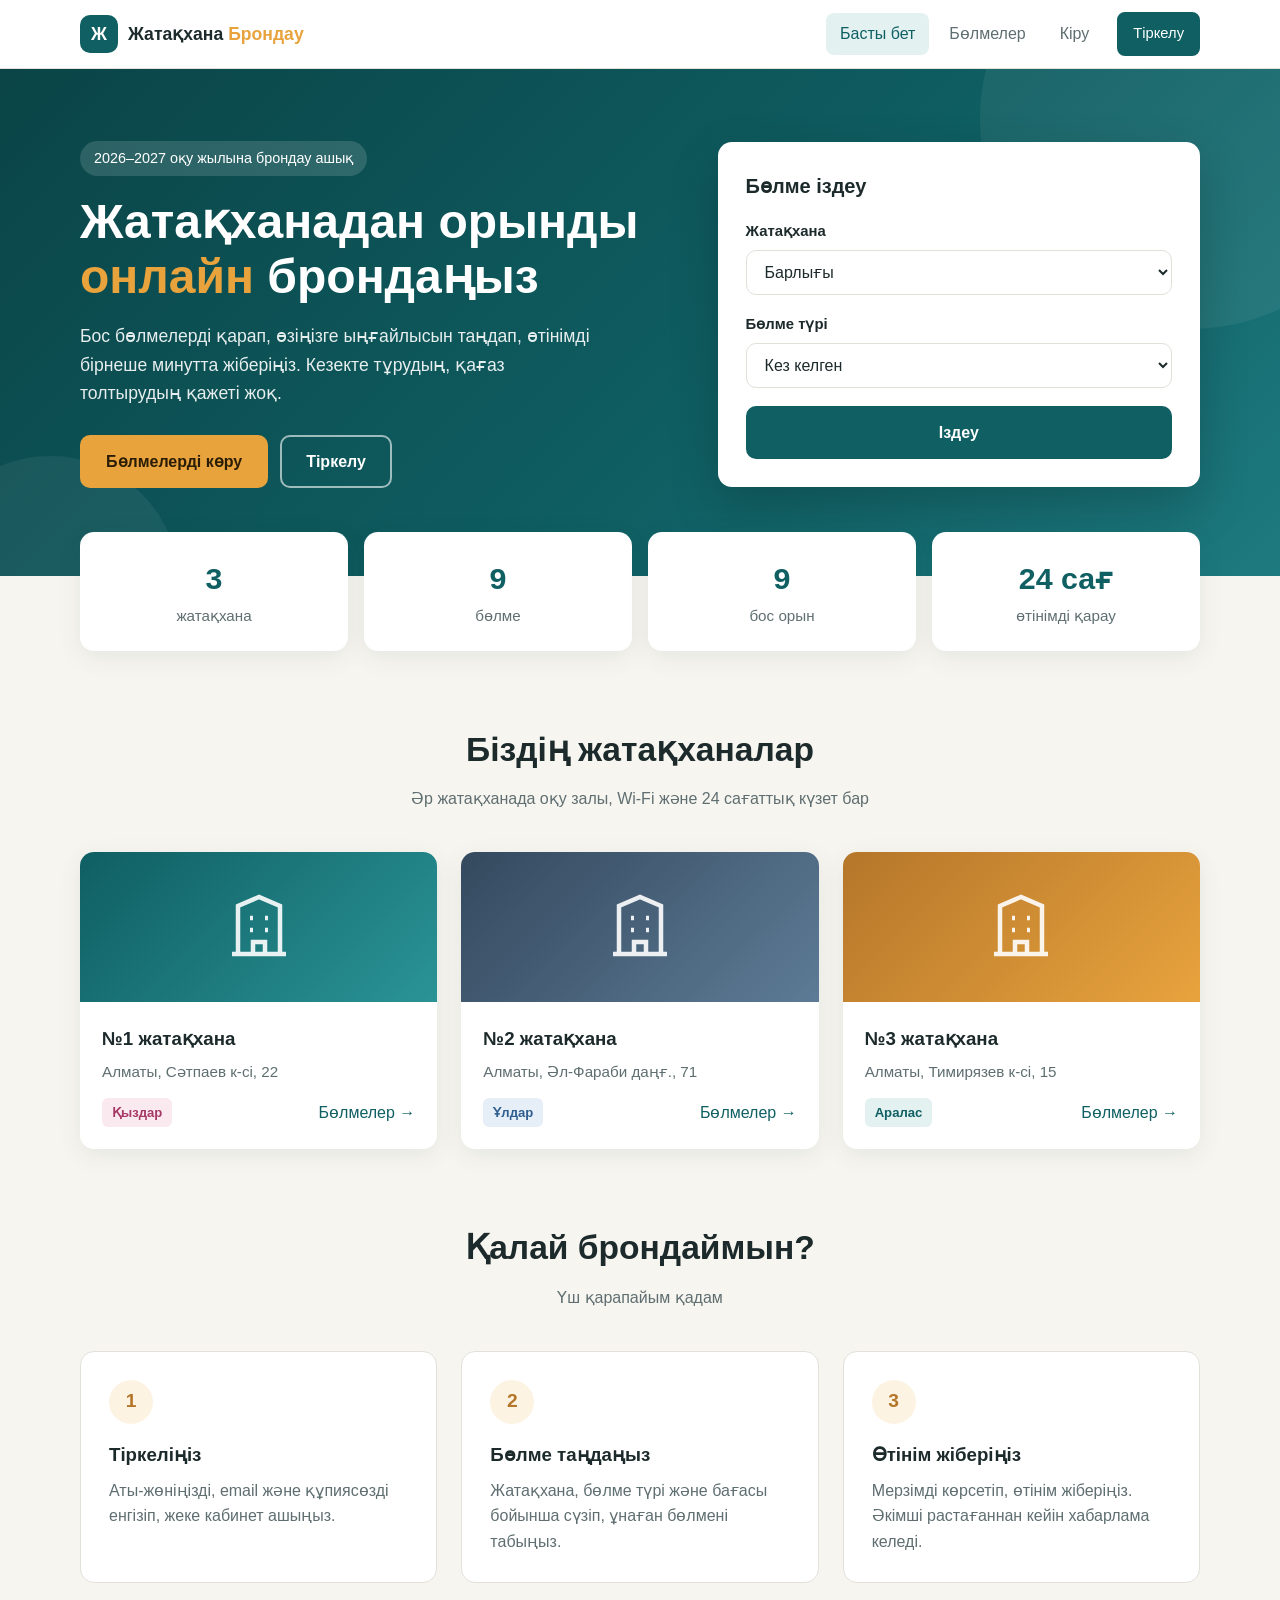
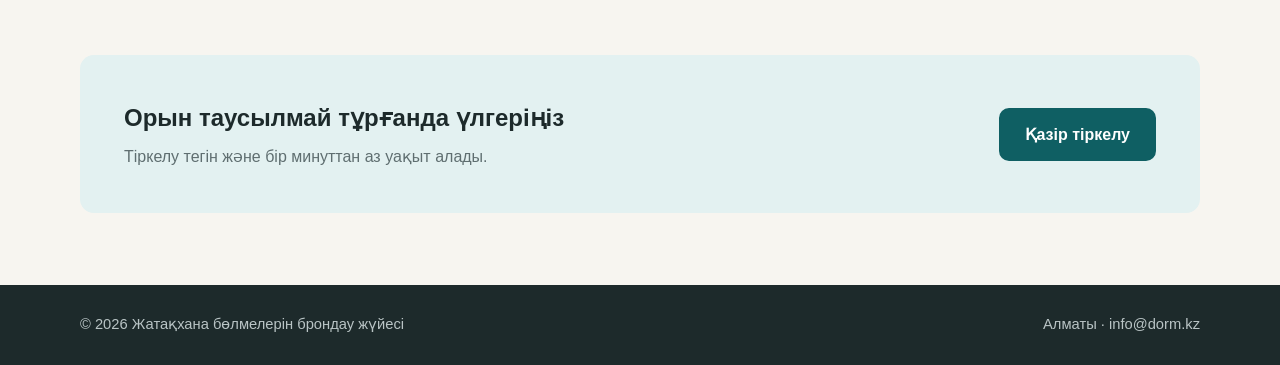
<file: index.html>
<!DOCTYPE html>
<html lang="kk">
<head>
    <meta charset="UTF-8">
    <meta name="viewport" content="width=device-width, initial-scale=1.0">
    <title>Басты бет — Жатақхана бөлмелерін брондау</title>
    <link rel="stylesheet" href="assets/css/style.css">
</head>
<body>

<header class="site-header">
    <div class="container header-inner">
        <a href="index.html" class="logo">
            <span class="logo-mark">Ж</span>
            <span class="logo-text">Жатақхана <small>Брондау</small></span>
        </a>
        <button class="burger" aria-label="Мәзірді ашу" aria-expanded="false">
            <span></span><span></span><span></span>
        </button>
        <nav class="nav" id="nav">
            <a href="index.html">Басты бет</a>
            <a href="rooms.html">Бөлмелер</a>
            <a href="login.html">Кіру</a>
            <a href="register.html" class="btn btn-sm">Тіркелу</a>
        </nav>
    </div>
</header>

<main>
    <!-- Hero блогы -->
    <section class="hero">
        <div class="container hero-inner">
            <div>
                <span class="hero-label">2026–2027 оқу жылына брондау ашық</span>
                <h1>Жатақханадан орынды <span>онлайн</span> брондаңыз</h1>
                <p>Бос бөлмелерді қарап, өзіңізге ыңғайлысын таңдап, өтінімді бірнеше минутта жіберіңіз. Кезекте тұрудың, қағаз толтырудың қажеті жоқ.</p>
                <div class="hero-actions">
                    <a href="rooms.html" class="btn btn-accent">Бөлмелерді көру</a>
                    <a href="register.html" class="btn btn-outline">Тіркелу</a>
                </div>
            </div>

            <!-- Жылдам іздеу формасы: rooms.html бетіне параметрлермен өтеді -->
            <form class="search-card" action="rooms.html" method="get">
                <h2>Бөлме іздеу</h2>
                <div class="field">
                    <label for="dorm">Жатақхана</label>
                    <select id="dorm" name="dorm" class="input">
                        <option value="">Барлығы</option>
                        <option value="1">№1 жатақхана (қыздар)</option>
                        <option value="2">№2 жатақхана (ұлдар)</option>
                        <option value="3">№3 жатақхана (аралас)</option>
                    </select>
                </div>
                <div class="field">
                    <label for="type">Бөлме түрі</label>
                    <select id="type" name="type" class="input">
                        <option value="">Кез келген</option>
                        <option value="single">Бір орындық</option>
                        <option value="double">Екі орындық</option>
                        <option value="triple">Үш орындық</option>
                        <option value="quad">Төрт орындық</option>
                    </select>
                </div>
                <button type="submit" class="btn btn-block">Іздеу</button>
            </form>
        </div>
    </section>

    <!-- Статистика -->
    <div class="container">
        <div class="stats">
            <div class="stat"><strong>3</strong><span>жатақхана</span></div>
            <div class="stat"><strong>9</strong><span>бөлме</span></div>
            <div class="stat"><strong>9</strong><span>бос орын</span></div>
            <div class="stat"><strong>24 сағ</strong><span>өтінімді қарау</span></div>
        </div>
    </div>

    <!-- Жатақханалар -->
    <section class="section">
        <div class="container">
            <div class="section-head">
                <h2>Біздің жатақханалар</h2>
                <p>Әр жатақханада оқу залы, Wi-Fi және 24 сағаттық күзет бар</p>
            </div>
            <div class="grid-3">
                <article class="dorm-card">
                    <div class="dorm-img c1">
                        <svg viewBox="0 0 24 24" fill="none" stroke="currentColor" stroke-width="1.5"><path d="M3 21h18M5 21V5l7-3 7 3v16M9 9h1M14 9h1M9 13h1M14 13h1M10 21v-4h4v4"/></svg>
                    </div>
                    <div class="dorm-body">
                        <h3>№1 жатақхана</h3>
                        <p class="address">Алматы, Сәтпаев к-сі, 22</p>
                        <div class="dorm-meta">
                            <span class="tag female">Қыздар</span>
                            <a href="rooms.html?dorm=1">Бөлмелер →</a>
                        </div>
                    </div>
                </article>
                <article class="dorm-card">
                    <div class="dorm-img c2">
                        <svg viewBox="0 0 24 24" fill="none" stroke="currentColor" stroke-width="1.5"><path d="M3 21h18M5 21V5l7-3 7 3v16M9 9h1M14 9h1M9 13h1M14 13h1M10 21v-4h4v4"/></svg>
                    </div>
                    <div class="dorm-body">
                        <h3>№2 жатақхана</h3>
                        <p class="address">Алматы, Әл-Фараби даңғ., 71</p>
                        <div class="dorm-meta">
                            <span class="tag male">Ұлдар</span>
                            <a href="rooms.html?dorm=2">Бөлмелер →</a>
                        </div>
                    </div>
                </article>
                <article class="dorm-card">
                    <div class="dorm-img c3">
                        <svg viewBox="0 0 24 24" fill="none" stroke="currentColor" stroke-width="1.5"><path d="M3 21h18M5 21V5l7-3 7 3v16M9 9h1M14 9h1M9 13h1M14 13h1M10 21v-4h4v4"/></svg>
                    </div>
                    <div class="dorm-body">
                        <h3>№3 жатақхана</h3>
                        <p class="address">Алматы, Тимирязев к-сі, 15</p>
                        <div class="dorm-meta">
                            <span class="tag">Аралас</span>
                            <a href="rooms.html?dorm=3">Бөлмелер →</a>
                        </div>
                    </div>
                </article>
            </div>
        </div>
    </section>

    <!-- Қалай жұмыс істейді -->
    <section class="section" style="padding-top: 0;">
        <div class="container">
            <div class="section-head">
                <h2>Қалай брондаймын?</h2>
                <p>Үш қарапайым қадам</p>
            </div>
            <div class="grid-3 steps">
                <div class="step">
                    <h3>Тіркеліңіз</h3>
                    <p>Аты-жөніңізді, email және құпиясөзді енгізіп, жеке кабинет ашыңыз.</p>
                </div>
                <div class="step">
                    <h3>Бөлме таңдаңыз</h3>
                    <p>Жатақхана, бөлме түрі және бағасы бойынша сүзіп, ұнаған бөлмені табыңыз.</p>
                </div>
                <div class="step">
                    <h3>Өтінім жіберіңіз</h3>
                    <p>Мерзімді көрсетіп, өтінім жіберіңіз. Әкімші растағаннан кейін хабарлама келеді.</p>
                </div>
            </div>
        </div>
    </section>

    <section class="section" style="padding-top: 0;">
        <div class="container">
            <div class="cta">
                <div>
                    <h2>Орын таусылмай тұрғанда үлгеріңіз</h2>
                    <p>Тіркелу тегін және бір минуттан аз уақыт алады.</p>
                </div>
                <a href="register.html" class="btn">Қазір тіркелу</a>
            </div>
        </div>
    </section>
</main>

<footer class="site-footer">
    <div class="container footer-inner">
        <p>© <span id="year">2026</span> Жатақхана бөлмелерін брондау жүйесі</p>
        <p>Алматы · info@dorm.kz</p>
    </div>
</footer>

<script src="assets/js/main.js"></script>
</body>
</html>
</file>
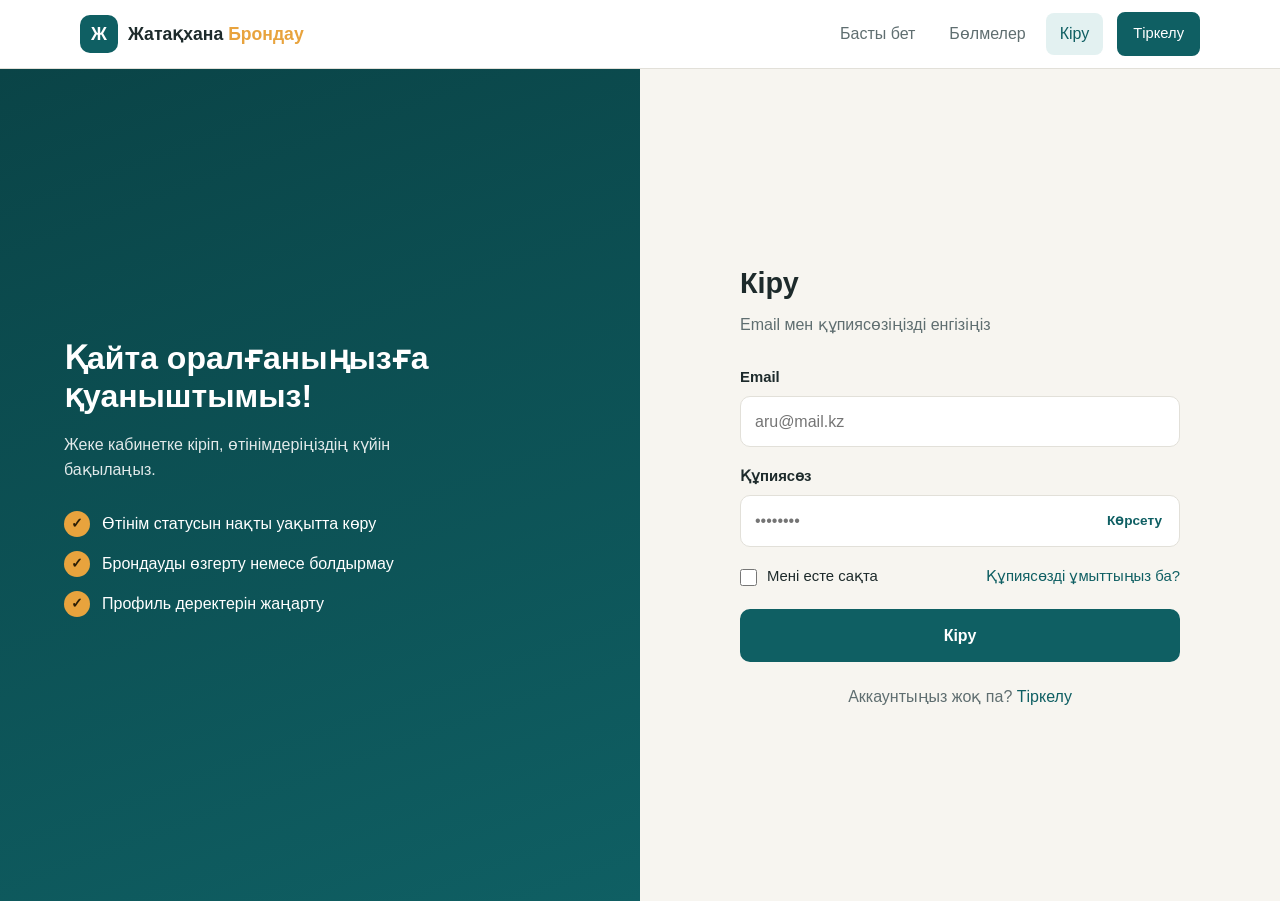
<file: login.html>
<!DOCTYPE html>
<html lang="kk">
<head>
    <meta charset="UTF-8">
    <meta name="viewport" content="width=device-width, initial-scale=1.0">
    <title>Кіру — Жатақхана бөлмелерін брондау</title>
    <link rel="stylesheet" href="assets/css/style.css">
</head>
<body>

<header class="site-header">
    <div class="container header-inner">
        <a href="index.html" class="logo">
            <span class="logo-mark">Ж</span>
            <span class="logo-text">Жатақхана <small>Брондау</small></span>
        </a>
        <button class="burger" aria-label="Мәзірді ашу" aria-expanded="false">
            <span></span><span></span><span></span>
        </button>
        <nav class="nav" id="nav">
            <a href="index.html">Басты бет</a>
            <a href="rooms.html">Бөлмелер</a>
            <a href="login.html">Кіру</a>
            <a href="register.html" class="btn btn-sm">Тіркелу</a>
        </nav>
    </div>
</header>

<main class="auth">
    <aside class="auth-side">
        <h2>Қайта оралғаныңызға қуаныштымыз!</h2>
        <p>Жеке кабинетке кіріп, өтінімдеріңіздің күйін бақылаңыз.</p>
        <ul>
            <li>Өтінім статусын нақты уақытта көру</li>
            <li>Брондауды өзгерту немесе болдырмау</li>
            <li>Профиль деректерін жаңарту</li>
        </ul>
    </aside>

    <section class="auth-main">
        <div class="auth-card">
            <h1>Кіру</h1>
            <p class="sub">Email мен құпиясөзіңізді енгізіңіз</p>

            <div class="alert alert-success" id="formSuccess"></div>

            <form id="loginForm" data-mode="login" novalidate>
                <div class="field">
                    <label for="email">Email</label>
                    <input type="email" id="email" name="email" class="input" placeholder="aru@mail.kz" autocomplete="email">
                    <p class="error"></p>
                </div>

                <div class="field">
                    <label for="password">Құпиясөз</label>
                    <div class="pass-wrap">
                        <input type="password" id="password" name="password" class="input" placeholder="••••••••" autocomplete="current-password">
                        <button type="button" class="toggle-pass">Көрсету</button>
                    </div>
                    <p class="error"></p>
                </div>

                <div class="form-extra">
                    <label class="checkbox"><input type="checkbox" name="remember"> Мені есте сақта</label>
                    <a href="#">Құпиясөзді ұмыттыңыз ба?</a>
                </div>

                <button type="submit" class="btn btn-block">Кіру</button>
            </form>

            <p class="auth-foot">Аккаунтыңыз жоқ па? <a href="register.html">Тіркелу</a></p>
        </div>
    </section>
</main>

<script src="assets/js/main.js"></script>
<script src="assets/js/validation.js"></script>
</body>
</html>
</file>
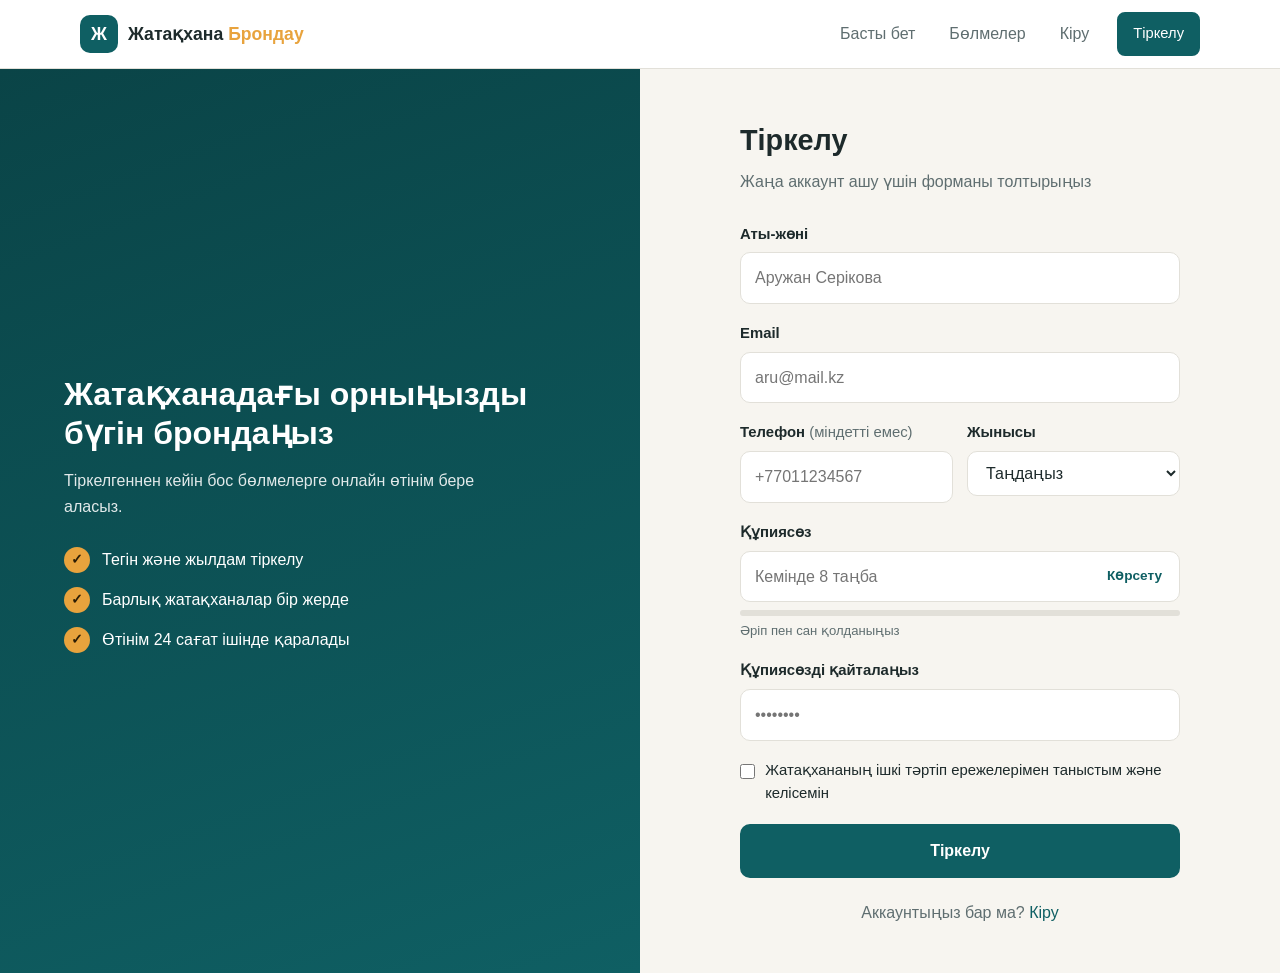
<file: register.html>
<!DOCTYPE html>
<html lang="kk">
<head>
    <meta charset="UTF-8">
    <meta name="viewport" content="width=device-width, initial-scale=1.0">
    <title>Тіркелу — Жатақхана бөлмелерін брондау</title>
    <link rel="stylesheet" href="assets/css/style.css">
</head>
<body>

<header class="site-header">
    <div class="container header-inner">
        <a href="index.html" class="logo">
            <span class="logo-mark">Ж</span>
            <span class="logo-text">Жатақхана <small>Брондау</small></span>
        </a>
        <button class="burger" aria-label="Мәзірді ашу" aria-expanded="false">
            <span></span><span></span><span></span>
        </button>
        <nav class="nav" id="nav">
            <a href="index.html">Басты бет</a>
            <a href="rooms.html">Бөлмелер</a>
            <a href="login.html">Кіру</a>
            <a href="register.html" class="btn btn-sm">Тіркелу</a>
        </nav>
    </div>
</header>

<main class="auth">
    <aside class="auth-side">
        <h2>Жатақханадағы орныңызды бүгін брондаңыз</h2>
        <p>Тіркелгеннен кейін бос бөлмелерге онлайн өтінім бере аласыз.</p>
        <ul>
            <li>Тегін және жылдам тіркелу</li>
            <li>Барлық жатақханалар бір жерде</li>
            <li>Өтінім 24 сағат ішінде қаралады</li>
        </ul>
    </aside>

    <section class="auth-main">
        <div class="auth-card">
            <h1>Тіркелу</h1>
            <p class="sub">Жаңа аккаунт ашу үшін форманы толтырыңыз</p>

            <div class="alert alert-success" id="formSuccess"></div>

            <form id="registerForm" data-mode="register" novalidate>
                <div class="field">
                    <label for="full_name">Аты-жөні</label>
                    <input type="text" id="full_name" name="full_name" class="input" placeholder="Аружан Серікова" autocomplete="name">
                    <p class="error"></p>
                </div>

                <div class="field">
                    <label for="email">Email</label>
                    <input type="email" id="email" name="email" class="input" placeholder="aru@mail.kz" autocomplete="email">
                    <p class="error"></p>
                </div>

                <div class="row-2">
                    <div class="field">
                        <label for="phone">Телефон <span class="hint">(міндетті емес)</span></label>
                        <input type="tel" id="phone" name="phone" class="input" placeholder="+77011234567" autocomplete="tel">
                        <p class="error"></p>
                    </div>
                    <div class="field">
                        <label for="gender">Жынысы</label>
                        <select id="gender" name="gender" class="input">
                            <option value="">Таңдаңыз</option>
                            <option value="female">Әйел</option>
                            <option value="male">Ер</option>
                        </select>
                        <p class="error"></p>
                    </div>
                </div>

                <div class="field">
                    <label for="password">Құпиясөз</label>
                    <div class="pass-wrap">
                        <input type="password" id="password" name="password" class="input" placeholder="Кемінде 8 таңба" autocomplete="new-password">
                        <button type="button" class="toggle-pass">Көрсету</button>
                    </div>
                    <div class="strength">
                        <div class="strength-bar"><span id="strengthBar"></span></div>
                        <p class="strength-text" id="strengthText">Әріп пен сан қолданыңыз</p>
                    </div>
                    <p class="error"></p>
                </div>

                <div class="field">
                    <label for="password_confirm">Құпиясөзді қайталаңыз</label>
                    <input type="password" id="password_confirm" name="password_confirm" class="input" placeholder="••••••••" autocomplete="new-password">
                    <p class="error"></p>
                </div>

                <div class="field">
                    <label class="checkbox">
                        <input type="checkbox" name="terms">
                        <span>Жатақхананың ішкі тәртіп ережелерімен таныстым және келісемін</span>
                    </label>
                    <p class="error"></p>
                </div>

                <button type="submit" class="btn btn-block">Тіркелу</button>
            </form>

            <p class="auth-foot">Аккаунтыңыз бар ма? <a href="login.html">Кіру</a></p>
        </div>
    </section>
</main>

<script src="assets/js/main.js"></script>
<script src="assets/js/validation.js"></script>
</body>
</html>
</file>
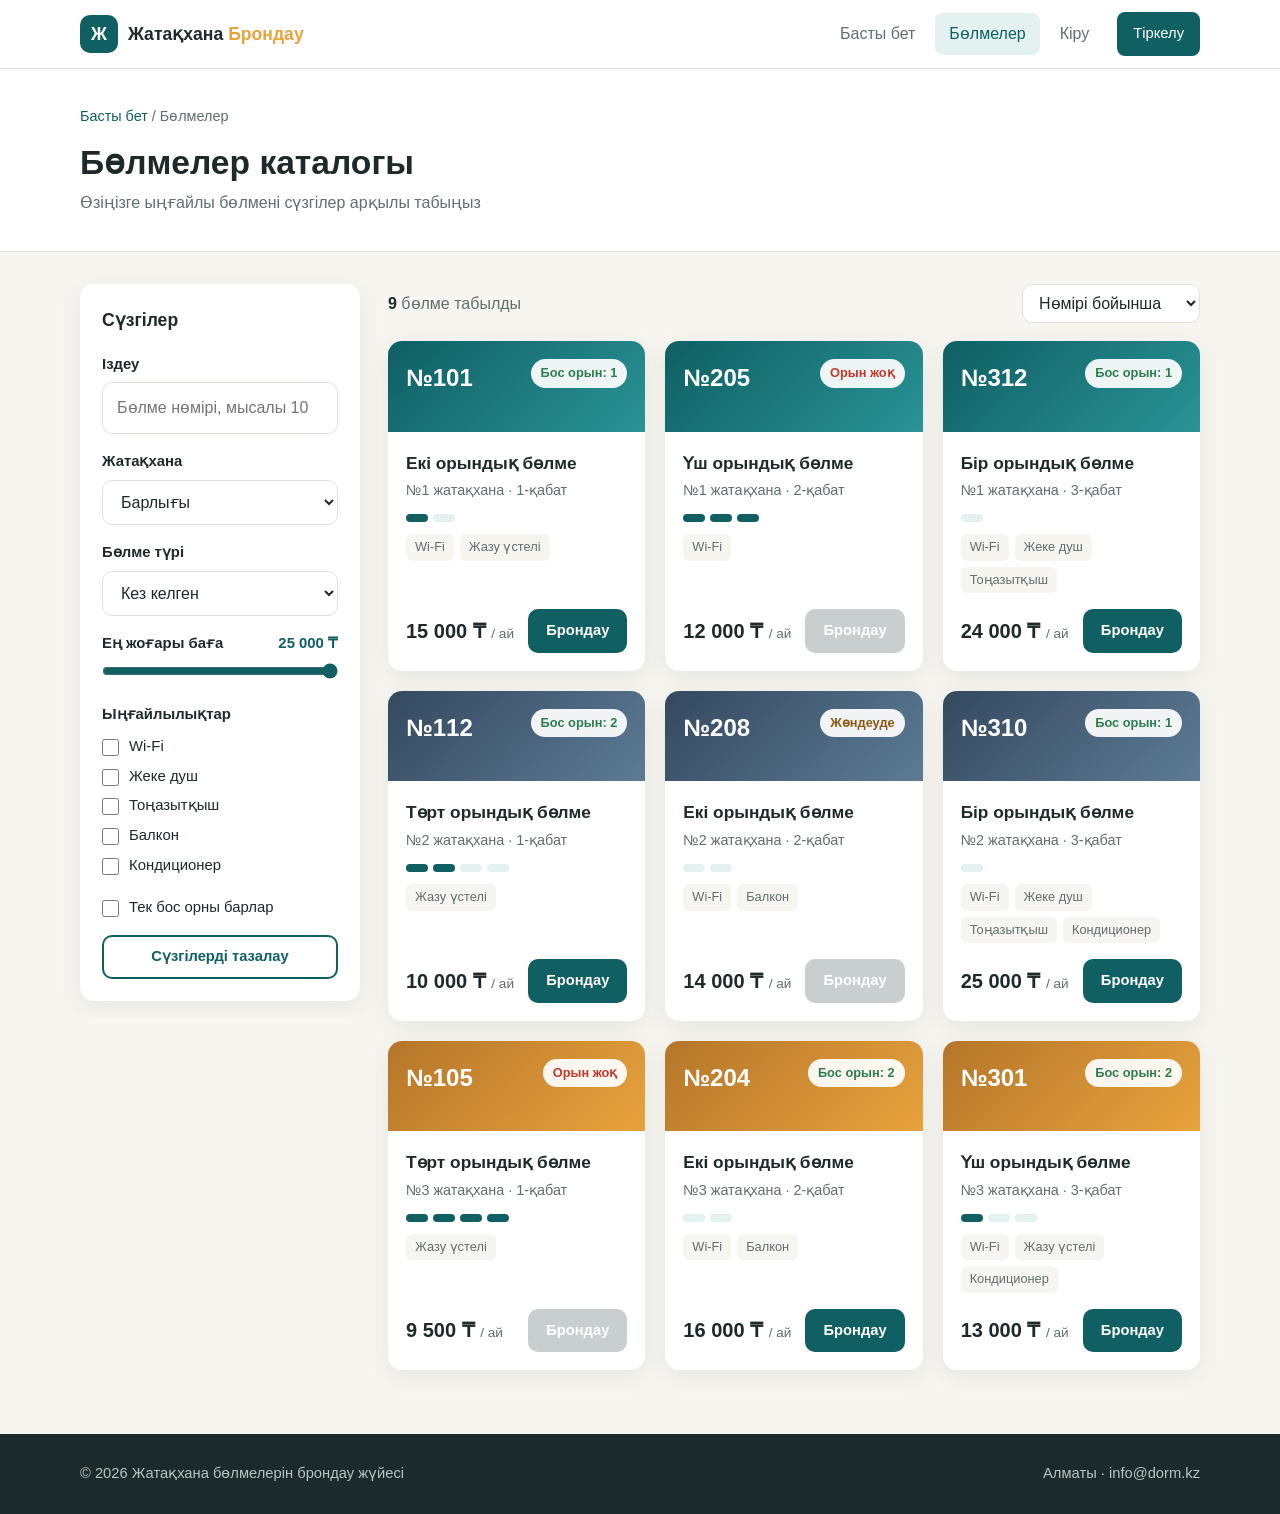
<file: rooms.html>
<!DOCTYPE html>
<html lang="kk">
<head>
    <meta charset="UTF-8">
    <meta name="viewport" content="width=device-width, initial-scale=1.0">
    <title>Бөлмелер каталогы — Жатақхана бөлмелерін брондау</title>
    <link rel="stylesheet" href="assets/css/style.css">
</head>
<body>

<header class="site-header">
    <div class="container header-inner">
        <a href="index.html" class="logo">
            <span class="logo-mark">Ж</span>
            <span class="logo-text">Жатақхана <small>Брондау</small></span>
        </a>
        <button class="burger" aria-label="Мәзірді ашу" aria-expanded="false">
            <span></span><span></span><span></span>
        </button>
        <nav class="nav" id="nav">
            <a href="index.html">Басты бет</a>
            <a href="rooms.html">Бөлмелер</a>
            <a href="login.html">Кіру</a>
            <a href="register.html" class="btn btn-sm">Тіркелу</a>
        </nav>
    </div>
</header>

<main>
    <section class="page-head">
        <div class="container">
            <p class="breadcrumbs"><a href="index.html">Басты бет</a> / Бөлмелер</p>
            <h1>Бөлмелер каталогы</h1>
            <p>Өзіңізге ыңғайлы бөлмені сүзгілер арқылы табыңыз</p>
        </div>
    </section>

    <div class="container catalog">
        <div>
            <button class="btn btn-outline btn-sm filters-toggle" id="filtersToggle" type="button">☰ Сүзгілер</button>

            <!-- Сүзгілер панелі -->
            <form class="filters" id="filters">
                <h2>Сүзгілер</h2>

                <div class="field">
                    <label for="q">Іздеу</label>
                    <input type="search" id="q" name="q" class="input" placeholder="Бөлме нөмірі, мысалы 101">
                </div>

                <div class="field">
                    <label for="dorm">Жатақхана</label>
                    <select id="dorm" name="dorm" class="input">
                        <option value="">Барлығы</option>
                        <option value="1">№1 жатақхана (қыздар)</option>
                        <option value="2">№2 жатақхана (ұлдар)</option>
                        <option value="3">№3 жатақхана (аралас)</option>
                    </select>
                </div>

                <div class="field">
                    <label for="type">Бөлме түрі</label>
                    <select id="type" name="type" class="input">
                        <option value="">Кез келген</option>
                        <option value="single">Бір орындық</option>
                        <option value="double">Екі орындық</option>
                        <option value="triple">Үш орындық</option>
                        <option value="quad">Төрт орындық</option>
                    </select>
                </div>

                <div class="field">
                    <label for="maxPrice">Ең жоғары баға <span class="range-value" id="priceValue"></span></label>
                    <input type="range" id="maxPrice" name="maxPrice" min="9000" max="25000" step="500" value="25000">
                </div>

                <p class="filter-group-title">Ыңғайлылықтар</p>
                <div class="amenity-list">
                    <label class="checkbox"><input type="checkbox" name="amenity" value="Wi-Fi"> Wi-Fi</label>
                    <label class="checkbox"><input type="checkbox" name="amenity" value="Жеке душ"> Жеке душ</label>
                    <label class="checkbox"><input type="checkbox" name="amenity" value="Тоңазытқыш"> Тоңазытқыш</label>
                    <label class="checkbox"><input type="checkbox" name="amenity" value="Балкон"> Балкон</label>
                    <label class="checkbox"><input type="checkbox" name="amenity" value="Кондиционер"> Кондиционер</label>
                </div>

                <div class="field">
                    <label class="checkbox"><input type="checkbox" id="onlyFree" name="onlyFree"> Тек бос орны барлар</label>
                </div>

                <button type="reset" class="btn btn-outline btn-block btn-sm">Сүзгілерді тазалау</button>
            </form>
        </div>

        <section>
            <div class="toolbar">
                <p class="count"><strong id="count">0</strong> бөлме табылды</p>
                <select id="sort" class="input" aria-label="Сұрыптау">
                    <option value="number">Нөмірі бойынша</option>
                    <option value="price-asc">Алдымен арзан</option>
                    <option value="price-desc">Алдымен қымбат</option>
                    <option value="free">Бос орын көп</option>
                </select>
            </div>

            <div class="rooms-grid" id="roomsGrid"></div>

            <div class="empty" id="empty">
                <h3>Бөлме табылмады</h3>
                <p>Сүзгі шарттарын өзгертіп көріңіз</p>
                <button class="btn btn-sm" id="emptyReset" type="button">Сүзгілерді тазалау</button>
            </div>
        </section>
    </div>
</main>

<footer class="site-footer">
    <div class="container footer-inner">
        <p>© <span id="year">2026</span> Жатақхана бөлмелерін брондау жүйесі</p>
        <p>Алматы · info@dorm.kz</p>
    </div>
</footer>

<script src="assets/js/main.js"></script>
<script src="assets/js/rooms.js"></script>
</body>
</html>
</file>
<file: assets/css/style.css>
/* =====================================================
   Жатақхана бөлмелерін брондау жүйесі — негізгі стильдер
   ===================================================== */

:root {
    --primary: #0f5f63;
    --primary-dark: #0a4447;
    --primary-light: #e3f1f1;
    --accent: #e8a33d;
    --accent-light: #fdf3e3;
    --bg: #f7f5f0;
    --surface: #ffffff;
    --text: #1d2a2b;
    --muted: #5f6e70;
    --border: #e2e0d9;
    --danger: #c0392b;
    --danger-light: #fdecea;
    --success: #2e7d4f;
    --success-light: #e6f4ec;
    --radius: 14px;
    --shadow: 0 6px 24px rgba(15, 60, 63, 0.08);
}

* { box-sizing: border-box; margin: 0; padding: 0; }

body {
    font-family: "Segoe UI", Roboto, "Helvetica Neue", Arial, sans-serif;
    background: var(--bg);
    color: var(--text);
    line-height: 1.6;
    display: flex;
    flex-direction: column;
    min-height: 100vh;
}

main { flex: 1; }
a { color: var(--primary); text-decoration: none; }
a:hover { text-decoration: underline; }
ul { list-style: none; }

.container {
    width: 100%;
    max-width: 1160px;
    margin: 0 auto;
    padding: 0 20px;
}

/* ---------- Батырмалар ---------- */
.btn {
    display: inline-flex;
    align-items: center;
    justify-content: center;
    gap: 8px;
    padding: 12px 24px;
    border: 2px solid var(--primary);
    border-radius: 10px;
    background: var(--primary);
    color: #fff;
    font: inherit;
    font-weight: 600;
    cursor: pointer;
    transition: background .2s, transform .1s;
}
.btn:hover { background: var(--primary-dark); text-decoration: none; }
.btn:active { transform: scale(.98); }
.btn-outline { background: transparent; color: var(--primary); }
.btn-outline:hover { background: var(--primary-light); }
.btn-accent { background: var(--accent); border-color: var(--accent); color: #2b1d05; }
.btn-accent:hover { background: #d48f27; }
.btn-sm { padding: 8px 16px; font-size: .92rem; }
.btn-block { width: 100%; }
.btn[disabled] { background: #c9cfcf; border-color: #c9cfcf; color: #fff; cursor: not-allowed; }

/* ---------- Header ---------- */
.site-header {
    position: sticky;
    top: 0;
    z-index: 100;
    background: var(--surface);
    border-bottom: 1px solid var(--border);
}
.header-inner {
    display: flex;
    align-items: center;
    justify-content: space-between;
    height: 68px;
}
.logo {
    display: flex;
    align-items: center;
    gap: 10px;
    font-weight: 700;
    font-size: 1.1rem;
    color: var(--text);
}
.logo:hover { text-decoration: none; }
.logo-mark {
    display: grid;
    place-items: center;
    width: 38px;
    height: 38px;
    border-radius: 10px;
    background: var(--primary);
    color: #fff;
}
.logo small { color: var(--accent); font-weight: 700; font-size: 1.1rem; }

.nav { display: flex; align-items: center; gap: 6px; }
.nav a {
    padding: 8px 14px;
    border-radius: 8px;
    color: var(--muted);
    font-weight: 500;
}
.nav a:hover { background: var(--primary-light); color: var(--primary); text-decoration: none; }
.nav a.active { color: var(--primary); background: var(--primary-light); }
.nav a.btn { color: #fff; margin-left: 8px; }
.nav a.btn:hover { background: var(--primary-dark); color: #fff; }

.burger {
    display: none;
    flex-direction: column;
    gap: 5px;
    padding: 10px;
    background: none;
    border: none;
    cursor: pointer;
}
.burger span {
    width: 24px;
    height: 2px;
    background: var(--text);
    transition: .25s;
}
.burger.active span:nth-child(1) { transform: translateY(7px) rotate(45deg); }
.burger.active span:nth-child(2) { opacity: 0; }
.burger.active span:nth-child(3) { transform: translateY(-7px) rotate(-45deg); }

/* ---------- Hero ---------- */
.hero {
    position: relative;
    overflow: hidden;
    background: linear-gradient(135deg, var(--primary-dark), var(--primary) 60%, #1d7a7f);
    color: #fff;
    padding: 72px 0 88px;
}
.hero::before, .hero::after {
    content: "";
    position: absolute;
    border-radius: 50%;
    background: rgba(255, 255, 255, .06);
}
.hero::before { width: 420px; height: 420px; right: -120px; top: -160px; }
.hero::after  { width: 260px; height: 260px; left: -80px; bottom: -140px; }

.hero-inner {
    position: relative;
    z-index: 1;
    display: grid;
    grid-template-columns: 1.1fr .9fr;
    gap: 48px;
    align-items: center;
}
.hero-label {
    display: inline-block;
    padding: 6px 14px;
    border-radius: 20px;
    background: rgba(255, 255, 255, .14);
    font-size: .9rem;
    margin-bottom: 18px;
}
.hero h1 {
    font-size: clamp(2rem, 4.5vw, 3rem);
    line-height: 1.15;
    margin-bottom: 18px;
}
.hero h1 span { color: var(--accent); }
.hero p { font-size: 1.1rem; opacity: .9; max-width: 520px; margin-bottom: 28px; }
.hero-actions { display: flex; flex-wrap: wrap; gap: 12px; }
.hero-actions .btn-outline { color: #fff; border-color: rgba(255,255,255,.6); }
.hero-actions .btn-outline:hover { background: rgba(255,255,255,.12); }

.search-card {
    background: var(--surface);
    color: var(--text);
    border-radius: var(--radius);
    padding: 28px;
    box-shadow: 0 20px 50px rgba(0, 0, 0, .2);
}
.search-card h2 { font-size: 1.25rem; margin-bottom: 18px; }

/* ---------- Статистика ---------- */
.stats {
    display: grid;
    grid-template-columns: repeat(4, 1fr);
    gap: 16px;
    margin-top: -44px;
    position: relative;
    z-index: 2;
}
.stat {
    background: var(--surface);
    border-radius: var(--radius);
    padding: 22px;
    text-align: center;
    box-shadow: var(--shadow);
}
.stat strong { display: block; font-size: 1.9rem; color: var(--primary); }
.stat span { color: var(--muted); font-size: .95rem; }

/* ---------- Секциялар ---------- */
.section { padding: 72px 0; }
.section-head { text-align: center; max-width: 620px; margin: 0 auto 40px; }
.section-head h2 { font-size: clamp(1.6rem, 3vw, 2.1rem); margin-bottom: 10px; }
.section-head p { color: var(--muted); }

.grid-3 { display: grid; grid-template-columns: repeat(3, 1fr); gap: 24px; }

.dorm-card {
    background: var(--surface);
    border-radius: var(--radius);
    overflow: hidden;
    box-shadow: var(--shadow);
    transition: transform .2s, box-shadow .2s;
}
.dorm-card:hover { transform: translateY(-4px); box-shadow: 0 14px 34px rgba(15,60,63,.14); }
.dorm-img {
    height: 150px;
    display: grid;
    place-items: center;
    color: #fff;
}
.dorm-img svg { width: 72px; height: 72px; opacity: .9; }
.dorm-img.c1 { background: linear-gradient(135deg, #0f5f63, #2a9396); }
.dorm-img.c2 { background: linear-gradient(135deg, #34495e, #5d7b96); }
.dorm-img.c3 { background: linear-gradient(135deg, #b5762a, #e8a33d); }
.dorm-body { padding: 22px; }
.dorm-body h3 { margin-bottom: 6px; }
.dorm-body .address { color: var(--muted); font-size: .95rem; margin-bottom: 14px; }
.dorm-meta { display: flex; justify-content: space-between; align-items: center; }

.tag {
    display: inline-block;
    padding: 4px 10px;
    border-radius: 6px;
    background: var(--primary-light);
    color: var(--primary);
    font-size: .82rem;
    font-weight: 600;
}
.tag.female { background: #fbe9f0; color: #a53865; }
.tag.male { background: #e6eef8; color: #2f5d8f; }

.steps { counter-reset: step; }
.step {
    background: var(--surface);
    border-radius: var(--radius);
    padding: 28px;
    border: 1px solid var(--border);
}
.step::before {
    counter-increment: step;
    content: counter(step);
    display: grid;
    place-items: center;
    width: 44px;
    height: 44px;
    border-radius: 50%;
    background: var(--accent-light);
    color: #b5762a;
    font-weight: 700;
    font-size: 1.2rem;
    margin-bottom: 16px;
}
.step h3 { margin-bottom: 8px; }
.step p { color: var(--muted); }

.cta {
    background: var(--primary-light);
    border-radius: var(--radius);
    padding: 44px;
    display: flex;
    justify-content: space-between;
    align-items: center;
    gap: 24px;
}
.cta h2 { margin-bottom: 6px; }
.cta p { color: var(--muted); }

/* ---------- Формалар ---------- */
.field { margin-bottom: 18px; }
.field label { display: block; font-weight: 600; font-size: .93rem; margin-bottom: 6px; }
.field .hint { font-weight: 400; color: var(--muted); }

.input, select.input {
    width: 100%;
    padding: 12px 14px;
    border: 1.5px solid var(--border);
    border-radius: 10px;
    background: #fff;
    font: inherit;
    color: var(--text);
    transition: border-color .2s, box-shadow .2s;
}
.input:focus { outline: none; border-color: var(--primary); box-shadow: 0 0 0 3px var(--primary-light); }
.field.invalid .input { border-color: var(--danger); }
.field.invalid .input:focus { box-shadow: 0 0 0 3px var(--danger-light); }
.field.valid .input { border-color: var(--success); }
.error { display: none; color: var(--danger); font-size: .85rem; margin-top: 5px; }
.field.invalid .error { display: block; }

.row-2 { display: grid; grid-template-columns: 1fr 1fr; gap: 14px; }

.pass-wrap { position: relative; }
.pass-wrap .input { padding-right: 96px; }
.toggle-pass {
    position: absolute;
    right: 8px;
    top: 50%;
    transform: translateY(-50%);
    padding: 6px 10px;
    border: none;
    background: none;
    color: var(--primary);
    font: inherit;
    font-size: .85rem;
    font-weight: 600;
    cursor: pointer;
}

.strength { margin-top: 8px; }
.strength-bar { height: 6px; background: var(--border); border-radius: 4px; overflow: hidden; }
.strength-bar span { display: block; height: 100%; width: 0; transition: width .3s, background .3s; }
.strength-text { font-size: .82rem; color: var(--muted); margin-top: 4px; }

.field label.checkbox, .checkbox { display: flex; align-items: flex-start; gap: 10px; font-size: .93rem; font-weight: 400; cursor: pointer; }
.checkbox input { margin-top: 4px; width: 17px; height: 17px; accent-color: var(--primary); }

.alert {
    display: none;
    padding: 14px 16px;
    border-radius: 10px;
    margin-bottom: 18px;
    font-size: .95rem;
}
.alert.show { display: block; }
.alert-success { background: var(--success-light); color: var(--success); border: 1px solid #b9dcc7; }
.alert-error { background: var(--danger-light); color: var(--danger); border: 1px solid #f1c0ba; }

/* ---------- Кіру / тіркелу беттері ---------- */
.auth {
    display: grid;
    grid-template-columns: 1fr 1fr;
    min-height: calc(100vh - 68px);
}
.auth-side {
    background: linear-gradient(160deg, var(--primary-dark), var(--primary));
    color: #fff;
    padding: 64px;
    display: flex;
    flex-direction: column;
    justify-content: center;
}
.auth-side h2 { font-size: 2rem; line-height: 1.2; margin-bottom: 16px; }
.auth-side p { opacity: .88; margin-bottom: 28px; max-width: 420px; }
.auth-side li { display: flex; gap: 12px; margin-bottom: 14px; align-items: center; }
.auth-side li::before {
    content: "✓";
    display: grid;
    place-items: center;
    flex-shrink: 0;
    width: 26px;
    height: 26px;
    border-radius: 50%;
    background: var(--accent);
    color: #2b1d05;
    font-weight: 700;
    font-size: .85rem;
}
.auth-main { display: flex; align-items: center; justify-content: center; padding: 48px 20px; }
.auth-card { width: 100%; max-width: 440px; }
.auth-card h1 { font-size: 1.8rem; margin-bottom: 6px; }
.auth-card .sub { color: var(--muted); margin-bottom: 28px; }
.auth-foot { text-align: center; margin-top: 22px; color: var(--muted); }
.form-extra { display: flex; justify-content: space-between; align-items: center; margin-bottom: 20px; font-size: .93rem; }

/* ---------- Бөлмелер каталогы ---------- */
.page-head { background: var(--surface); border-bottom: 1px solid var(--border); padding: 36px 0; }
.page-head h1 { font-size: clamp(1.6rem, 3vw, 2.1rem); }
.page-head p { color: var(--muted); }
.breadcrumbs { font-size: .9rem; color: var(--muted); margin-bottom: 8px; }

.catalog {
    display: grid;
    grid-template-columns: 280px 1fr;
    gap: 28px;
    padding-top: 32px;
    padding-bottom: 64px;
    align-items: start;
}
.filters {
    background: var(--surface);
    border-radius: var(--radius);
    padding: 22px;
    box-shadow: var(--shadow);
    position: sticky;
    top: 88px;
}
.filters h2 { font-size: 1.1rem; margin-bottom: 18px; }
.filters .field { margin-bottom: 16px; }
.filter-group-title { font-weight: 600; font-size: .93rem; margin-bottom: 8px; }
.amenity-list { display: grid; gap: 6px; margin-bottom: 18px; }
.range-value { float: right; color: var(--primary); font-weight: 700; }
input[type="range"] { width: 100%; accent-color: var(--primary); }
.filters-toggle { display: none; margin-bottom: 16px; }

.toolbar {
    display: flex;
    justify-content: space-between;
    align-items: center;
    gap: 12px;
    margin-bottom: 18px;
    flex-wrap: wrap;
}
.toolbar .count { color: var(--muted); }
.toolbar .count strong { color: var(--text); }
.toolbar select { width: auto; padding: 9px 12px; }

.rooms-grid { display: grid; grid-template-columns: repeat(auto-fill, minmax(250px, 1fr)); gap: 20px; }

.room-card {
    background: var(--surface);
    border-radius: var(--radius);
    overflow: hidden;
    box-shadow: var(--shadow);
    display: flex;
    flex-direction: column;
    transition: transform .2s;
}
.room-card:hover { transform: translateY(-3px); }
.room-top {
    display: flex;
    justify-content: space-between;
    align-items: flex-start;
    padding: 18px 18px 34px;
    background: linear-gradient(135deg, var(--primary), #2a9396);
    color: #fff;
}
.room-card.dorm-2 .room-top { background: linear-gradient(135deg, #34495e, #5d7b96); }
.room-card.dorm-3 .room-top { background: linear-gradient(135deg, #b5762a, #e8a33d); }
.room-num { font-size: 1.5rem; font-weight: 700; }
.badge {
    padding: 4px 10px;
    border-radius: 20px;
    font-size: .8rem;
    font-weight: 600;
    background: rgba(255,255,255,.92);
    white-space: nowrap;
}
.badge-free { color: var(--success); }
.badge-full { color: var(--danger); }
.badge-repair { color: #8a5a12; }

.room-body { padding: 18px; flex: 1; display: flex; flex-direction: column; }
.room-body h3 { font-size: 1.08rem; margin-bottom: 2px; }
.room-dorm { color: var(--muted); font-size: .9rem; margin-bottom: 12px; }
.places { display: flex; gap: 5px; margin-bottom: 12px; }
.places span { width: 22px; height: 8px; border-radius: 4px; background: var(--primary-light); }
.places span.taken { background: var(--primary); }
.amenities { display: flex; flex-wrap: wrap; gap: 6px; margin-bottom: 16px; }
.amenities li { font-size: .8rem; padding: 3px 9px; border-radius: 6px; background: var(--bg); color: var(--muted); }
.room-foot { margin-top: auto; display: flex; justify-content: space-between; align-items: center; }
.price { font-size: 1.25rem; font-weight: 700; }
.price small { font-size: .85rem; font-weight: 400; color: var(--muted); }

.empty {
    display: none;
    text-align: center;
    padding: 56px 20px;
    background: var(--surface);
    border-radius: var(--radius);
    border: 2px dashed var(--border);
}
.empty.show { display: block; }
.empty h3 { margin-bottom: 6px; }
.empty p { color: var(--muted); margin-bottom: 16px; }

/* ---------- Footer ---------- */
.site-footer { background: var(--text); color: #b9c4c5; padding: 28px 0; font-size: .92rem; }
.footer-inner { display: flex; justify-content: space-between; flex-wrap: wrap; gap: 10px; }

/* =====================================================
   Адаптивтілік
   ===================================================== */
@media (max-width: 960px) {
    .hero-inner { grid-template-columns: 1fr; gap: 32px; }
    .stats { grid-template-columns: repeat(2, 1fr); }
    .grid-3 { grid-template-columns: 1fr 1fr; }
    .auth { grid-template-columns: 1fr; }
    .auth-side { display: none; }
    .catalog { grid-template-columns: 1fr; }
    .filters { position: static; display: none; }
    .filters.open { display: block; }
    .filters-toggle { display: inline-flex; }
}

@media (max-width: 768px) {
    .burger { display: flex; }
    .nav {
        position: absolute;
        top: 68px;
        left: 0;
        right: 0;
        flex-direction: column;
        align-items: stretch;
        gap: 4px;
        padding: 12px 20px 20px;
        background: var(--surface);
        border-bottom: 1px solid var(--border);
        box-shadow: 0 12px 24px rgba(0,0,0,.08);
        display: none;
    }
    .nav.open { display: flex; }
    .nav a.btn { margin: 8px 0 0; }
    .cta { flex-direction: column; align-items: flex-start; padding: 32px 24px; }
}

@media (max-width: 560px) {
    .hero { padding: 48px 0 76px; }
    .search-card { padding: 22px; }
    .grid-3 { grid-template-columns: 1fr; }
    .row-2 { grid-template-columns: 1fr; gap: 0; }
    .stat strong { font-size: 1.5rem; }
    .section { padding: 52px 0; }
}
</file>
